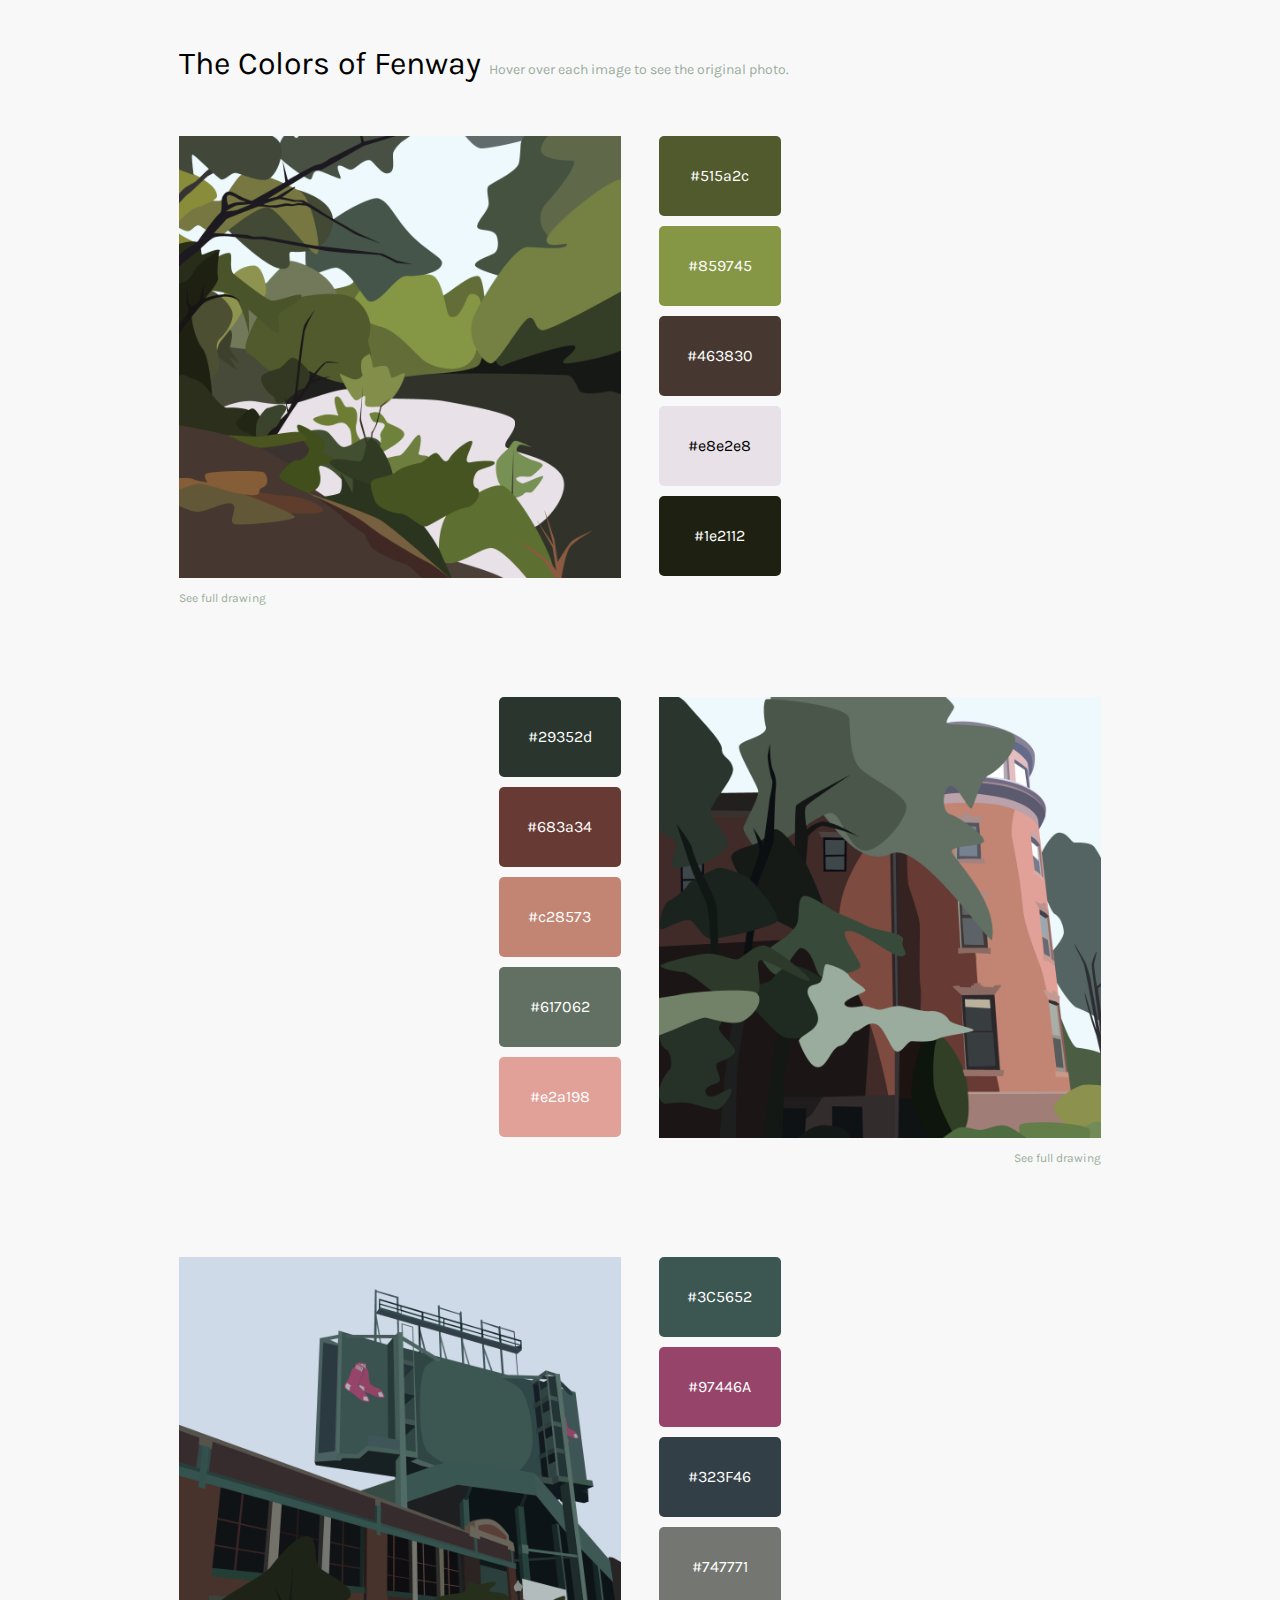
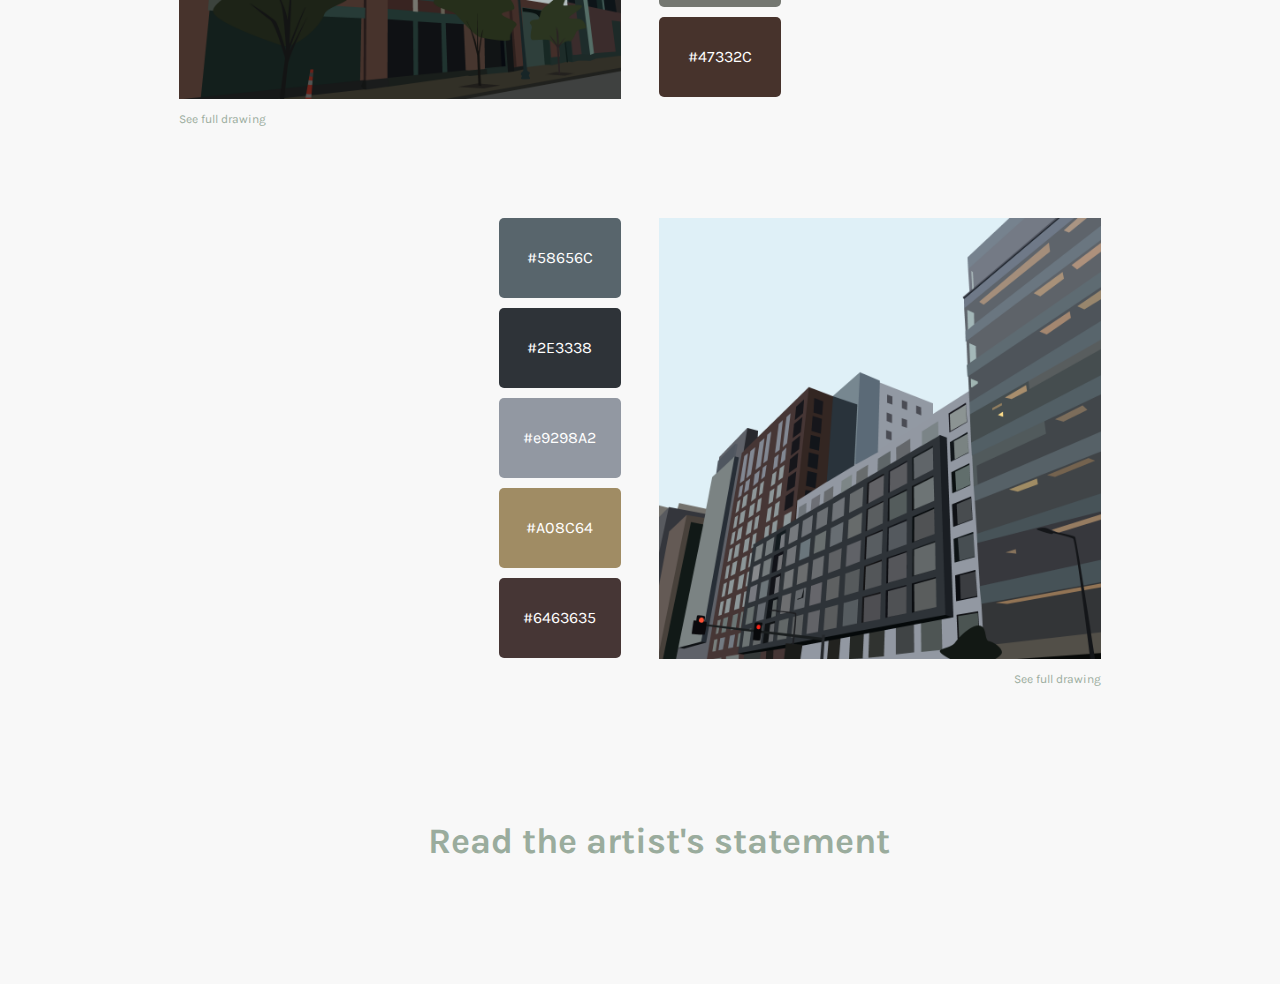
<file: index.html>
<!DOCTYPE html>
<html lang="en">

<head>
    <title>Colors of Fenway</title>
    <meta charset="utf-8">
    <meta http-equiv="X-UA-Compatible" content="IE=edge">
    <meta name="viewport" content="width=device-width, initial-scale=1">

    <link href="https://fonts.googleapis.com/css?family=Karla:400,400i,700" rel="stylesheet">
    

    <link href="css/simple-grid.css" rel="stylesheet">
    <link href="css/style.css" rel="stylesheet">
</head>

<body>
    <div class="container">
        <div class="row">
            <div class="col-12">
                <p id="title">The Colors of Fenway <span id="desc">Hover over each image to see the original photo.</span></p>
            </div>
         </div>
    </div>

    <div class="container">
        <div class="row">
            <div class="col-6">
                <img id="fens" src="img/fens.png" onmouseover="this.src='img/fens-photo.JPG'"
                onmouseout="this.src='img/fens.png'"/>
                <a href="img/fens.png" class="caption">See full drawing</a>
            </div>
            <div class="col-2">
                <div class="row square" style="background-color:#515a2c">#515a2c</div>
                <div class="row square" style="background-color:#859745">#859745</div>
                <div class="row square" style="background-color:#463830">#463830</div>
                <div class="row square" style="background-color:#e8e2e8; color: black;">#e8e2e8</div>
                <div class="row square" style="background-color:#1e2112">#1e2112</div>
            </div>
        </div>
    </div>

    <br>
    <br>
    <br>

    <div class="container">
        <div class="row">
            <div class="col-4"></div>
            <div class="col-2">
                    <div class="row square" style="background-color:#29352d">#29352d</div>
                    <div class="row square" style="background-color:#683a34">#683a34</div>
                    <div class="row square" style="background-color:#c28573">#c28573</div>
                    <div class="row square" style="background-color:#617062">#617062</div>
                    <div class="row square" style="background-color:#e2a198">#e2a198</div>
            </div>
            <div class="col-6 right">
                    <img id="fens" src="img/apartment.png" onmouseover="this.src='img/apartment-photo.JPG'"
                        onmouseout="this.src='img/apartment.png'"/>
                    <a href="img/apartment.png" class="caption right">See full drawing</a>
            </div>
        </div>
    </div>

    <br>
    <br>
    <br>

    <div class="container">
        <div class="row">
            <div class="col-6">
                    <img id="fens" src="img/stadium.png" onmouseover="this.src='img/stadium-photo.JPG'"
                        onmouseout="this.src='img/stadium.png'"/>
                    <a href="img/stadium.png" class="caption">See full drawing</a>
            </div>
            <div class="col-2">
                    <div class="row square" style="background-color:#3C5652">#3C5652</div>
                    <div class="row square" style="background-color:#97446A">#97446A</div>
                    <div class="row square" style="background-color:#323F46">#323F46</div>
                    <div class="row square" style="background-color:#747771">#747771</div>
                    <div class="row square" style="background-color:#47332C">#47332C</div>
            </div>
        </div>
    </div>

    <br>
    <br>
    <br>

    <div class="container">
        <div class="row">
            <div class="col-4"></div>
            <div class="col-2">
                <div class="row square" style="background-color:#58656C">#58656C</div>
                <div class="row square" style="background-color:#2E3338">#2E3338</div>
                <div class="row square" style="background-color:#9298A2">#e9298A2</div>
                <div class="row square" style="background-color:#A08C64">#A08C64</div>
                <div class="row square" style="background-color:#463635">#6463635</div>
            </div>
            <div class="col-6 right">
                    <img id="fens" src="img/buildings.png" onmouseover="this.src='img/buildings-photo.JPG'"
                        onmouseout="this.src='img/buildings.png'"/>
                    <a href="img/buildings.png" class="caption">See full drawing</a>
            </div>
        </div>
    </div>

    <br>
    <br>
    <br>

    <div class="container">
            <div class="row">
                <div class="col-12">
                        <p id="statement-link"><a href="statement.html">Read the artist's statement</a></p>
                </div>
            </div>
        </div>

    <br>
    <br>
    <br>
</body>

</html>
</file>
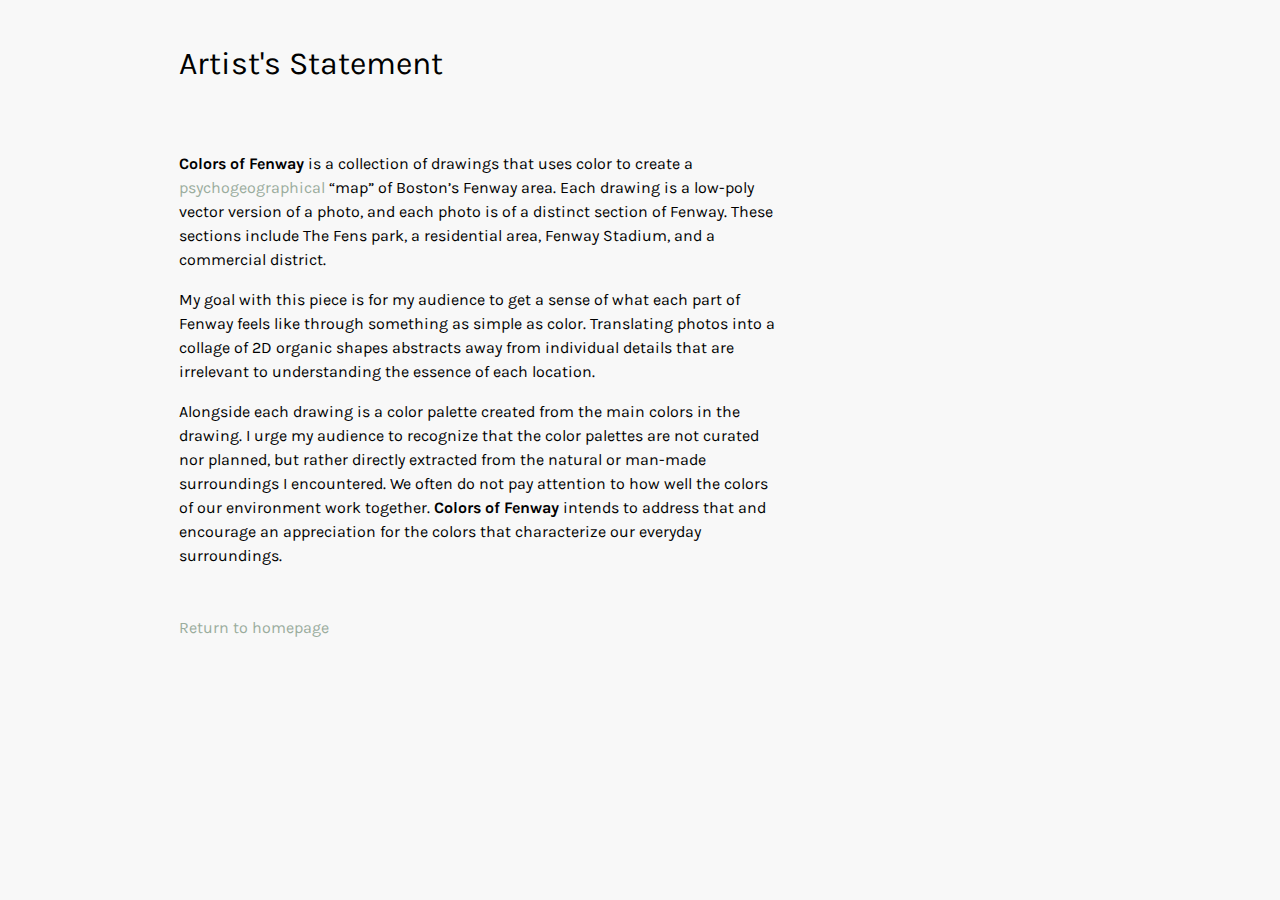
<file: statement.html>
<!DOCTYPE html>
<html lang="en">

<head>
    <title>Colors of Fenway</title>
    <meta charset="utf-8">
    <meta http-equiv="X-UA-Compatible" content="IE=edge">
    <meta name="viewport" content="width=device-width, initial-scale=1">

    <link href="https://fonts.googleapis.com/css?family=Karla:400,400i,700" rel="stylesheet">
    

    <link href="css/simple-grid.css" rel="stylesheet">
    <link href="css/style.css" rel="stylesheet">
</head>

<body>
    <div class="container">
        <div class="row">
            <div class="col-12">
                <p id="title">Artist's Statement</p>
            </div>
         </div>
    </div>

    <div class="container">
        <div class="row">
            <div class="col-8">
                <p><b>Colors of Fenway</b> is a collection of drawings that uses color to create a
                    <a href="https://en.wikipedia.org/wiki/Psychogeography">psychogeographical</a>
                    “map” of Boston’s Fenway area. Each drawing is a low-poly vector version of a photo, and 
                    each photo is of a distinct section of Fenway. These sections include The Fens park, a 
                    residential area, Fenway Stadium, and a commercial district.</p>

                <p> My goal with this piece is for my audience to get a sense of what each part of Fenway 
                    feels like through something as simple as color. Translating photos into a collage 
                    of 2D organic shapes abstracts away from individual details that are irrelevant to 
                    understanding the essence of each location. 
                </p>
                <p>Alongside each drawing is a color palette created from the main colors in the drawing. I urge my 
                    audience to recognize that the color palettes are not curated nor planned, but rather directly 
                    extracted from the natural or man-made surroundings I encountered. We often do not pay attention 
                    to how well the colors of our environment work together. <b>Colors of Fenway</b>  intends to address 
                    that and encourage an appreciation for the colors that characterize our everyday surroundings. 
                </p>
            </div>
         </div>
    </div>

    <div class="container">
        <div class="row">
            <div class="col-12">
                    <p><a href="index.html">Return to homepage</a></p>
            </div>
        </div>
    </div>

    <br>
    <br>
    <br>

</body>

</html>
</file>
<file: css/simple-grid.css>
/**
*** SIMPLE GRID
*** (C) ZACH COLE 2016
**/

@import url(https://fonts.googleapis.com/css?family=Lato:400,300,300italic,400italic,700,700italic);

/* UNIVERSAL */

html,
body {
  height: 100%;
  width: 100%;
  margin: 0;
  padding: 0;
  left: 0;
  top: 0;
  font-size: 100%;
}

/* ROOT FONT STYLES */

* {
  font-family: 'Lato', Helvetica, sans-serif;
  color: #333447;
  line-height: 1.5;
}

/* TYPOGRAPHY */

h1 {
  font-size: 2.5rem;
}

h2 {
  font-size: 2rem;
}

h3 {
  font-size: 1.375rem;
}

h4 {
  font-size: 1.125rem;
}

h5 {
  font-size: 1rem;
}

h6 {
  font-size: 0.875rem;
}

.font-light {
  font-weight: 300;
}

.font-regular {
  font-weight: 400;
}

.font-heavy {
  font-weight: 700;
}

/* POSITIONING */

.left {
  text-align: left;
}

.right {
  text-align: right;
}

.center {
  text-align: center;
  margin-left: auto;
  margin-right: auto;
}

.justify {
  text-align: justify;
}

/* ==== GRID SYSTEM ==== */

.container {
  width: 90%;
  margin-left: auto;
  margin-right: auto;
}

.row {
  position: relative;
  width: 100%;
}

.row [class^="col"] {
  float: left;
  margin: 0.5rem 2%;
  min-height: 0.125rem;
}

.col-1,
.col-2,
.col-3,
.col-4,
.col-5,
.col-6,
.col-7,
.col-8,
.col-9,
.col-10,
.col-11,
.col-12 {
  width: 96%;
}

.col-1-sm {
  width: 4.33%;
}

.col-2-sm {
  width: 12.66%;
}

.col-3-sm {
  width: 21%;
}

.col-4-sm {
  width: 29.33%;
}

.col-5-sm {
  width: 37.66%;
}

.col-6-sm {
  width: 46%;
}

.col-7-sm {
  width: 54.33%;
}

.col-8-sm {
  width: 62.66%;
}

.col-9-sm {
  width: 71%;
}

.col-10-sm {
  width: 79.33%;
}

.col-11-sm {
  width: 87.66%;
}

.col-12-sm {
  width: 96%;
}

.row::after {
	content: "";
	display: table;
	clear: both;
}

.hidden-sm {
  display: none;
}

@media only screen and (min-width: 33.75em) {  /* 540px */
  .container {
    width: 90%;
  }
}

@media only screen and (min-width: 45em) {  /* 720px */
  .col-1 {
    width: 4.33%;
  }

  .col-2 {
    width: 12.66%;
  }

  .col-3 {
    width: 21%;
  }

  .col-4 {
    width: 29.33%;
  }

  .col-5 {
    width: 37.66%;
  }

  .col-6 {
    width: 46%;
  }

  .col-7 {
    width: 54.33%;
  }

  .col-8 {
    width: 62.66%;
  }

  .col-9 {
    width: 71%;
  }

  .col-10 {
    width: 79.33%;
  }

  .col-11 {
    width: 87.66%;
  }

  .col-12 {
    width: 100%;
  }

  .hidden-sm {
    display: block;
  }
}

@media only screen and (min-width: 60em) { /* 960px */
  .container {
    width: 75%;
    max-width: 60rem;
  }
}
</file>
<file: css/style.css>
* {
    font-family: Karla, sans-serif;
    text-align: left;
    color: black;
    background-color:#F8F8F8;
}

img {
    width: 100%;
}

a {
    color: #9aac9d;
    text-decoration: none;
}

a:hover {
    color:black;
}

.right {
    text-align: right;
}

.caption {
    font-size: 12px;
    text-decoration: none;
}

#title {
    font-size: 32px;
}

#desc {
    color: #9aac9d;
    font-size: 14px;
}

.square {
    width: 100%;
    border-radius: 5px;
    color: white;
    text-align: center;
    vertical-align: middle;
    line-height: 80px; 
    margin-bottom: 10px;
}

#statement-link {
    font-size: 36px;
    text-align: center;
    font-weight: 700;
    color: #97446A;
}
</file>
